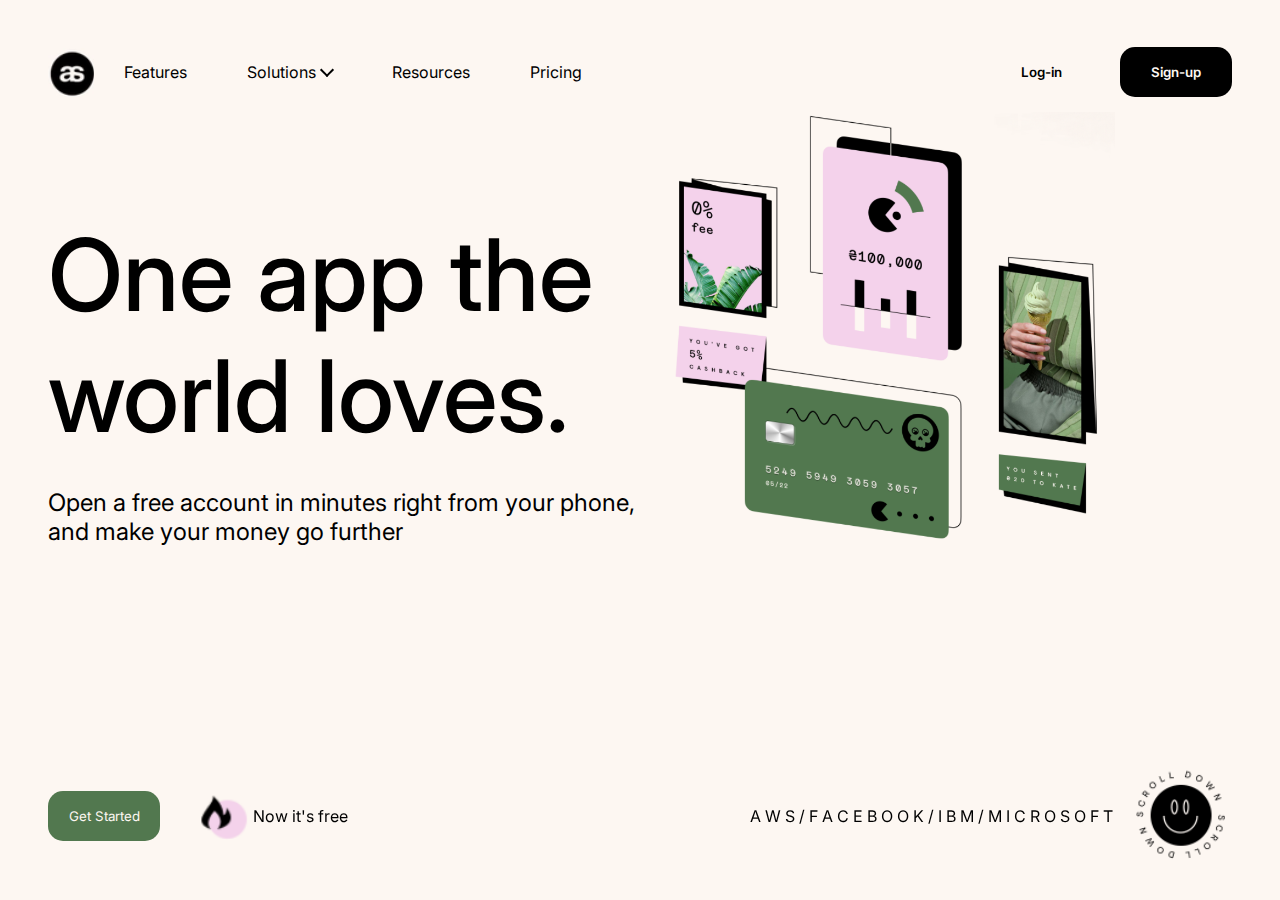
<file: index.html>
<!DOCTYPE html>
<html lang="en">
<head>
    <meta charset="UTF-8">
    <meta http-equiv="X-UA-Compatible" content="IE=edge">
    <meta name="viewport" content="width=device-width, initial-scale=1.0">
    <title>Simple Landing Page</title>
    <link rel="stylesheet" href="./style.css">
    <link rel="preconnect" href="https://fonts.googleapis.com">
    <link rel="preconnect" href="https://fonts.gstatic.com" crossorigin>
    <link href="https://fonts.googleapis.com/css2?family=Inter:wght@100;200;300;400;500;600;700;800;900&display=swap" rel="stylesheet">
</head>
<body>
    <header>
        <nav>
            <img src="assets/img/logo.png" alt="">
            <a class="nav-links" href="#">Features</a>

            <div id="hide-options">
                <div class="nav-links solutions" onclick="showSolutionsOptions()">
                    Solutions
                    <div id="arrow"></div>

                    <div id="solutions-options">
                        <p>Credit Card</p>
                        <p>How app works</p>
                        <p>Transactions</p>
                    </div>
                </div>  
            </div>
            <a class="nav-links" href="#">Resources</a>
            <a class="nav-links" href="#">Pricing</a>
        </nav>

        <div>
            <button id="login"><a href="#">Log-in</a></button>
            <button id="signup"><a href="#">Sign-up</a></button>
        </div>
    </header>

    <main>
        <section>
            <h1>One app the world loves.</h1>
            <p id="paragrafo-descriçao">Open a free account in minutes right from your phone, and make your money go further</p>
        </section>

        <section id="section-dois">
            <img id="imagem-principal" src="assets/img/imagem-section.png" alt="imagem principal app">
        </section>
    </main>

    <footer>
        <div id="footer-esquerda">
            <button id="get-started">
                <a href="#">Get Started</a>
            </button>

            <fieldset id="now-free">
                <img id="img-fire" src="./assets/img/fire.png" alt="fire">
                <a href="#">Now it's free</a>
            </fieldset>
        </div>

        <aside>
            <p>A W S  / F A C E B O O K / I B M / M I C R O S O F T </p>
            <img src="./assets/img/imagem-footer.png">
        </aside>
    </footer>

    <script src="./script.js">
    </script>
</body>
</html>
</file>
<file: style.css>
* {
    padding: 0;
    margin: 0;
    box-sizing: border-box;
    font-family: 'Inter', sans-serif;
    /* outline: 1px solid red; */
}

:root {
    --black:          #000000;
    --white:          #FDF7F2;  
    --primary-color:  #52784F;
    --secondary-color:#F4D2EB;
}

a {
    text-decoration: none;
}

body {
    background-color: var(--white);
    height: 100vh;
    padding: 2rem 3rem;
}

header {
    display: flex;
    flex-direction: row;
    align-items: center;
    justify-content: space-between;
}

nav {
    display: flex;
    align-items: center;
}

nav  .solutions {
    display: flex;
    align-items: center;
    justify-content: center;
}

#hide-options {
    
}

.solutions {
    display: flex;
}

#arrow {
    display: inline block;
    height: 10px;
    width: 10px;
    border: 2px solid var(--black);
    border-top: none;
    border-left: none;
    transform: rotate(45deg);
    margin-left: 6px;
    margin-bottom: 4px;
}

#solutions-options {
    display: none;
    background-color: var(--secondary-color);
    position: absolute;
    top:100px

}

#solutions-options p {
    cursor: pointer;
    border: 1px solid var(--black);
    border-left: none;
    border-right: none;
    margin-top: -1px;
    padding: 1rem;
}
.nav-links {
    padding: 30px;
    text-decoration: none;
    color: var(--black);
}

#login {
    text-decoration: none;
    height: 45px;   
    width: 150px;
    border: 0;
    background-color: var(--white);
}

#signup {
    border: 0;
    background-color: var(--black);
}

#signup:hover {
    background-color: var(--secondary-color)
}

#signup > a:hover {
    color: var(--black)
}
#signup > a {
    color: var(--white);
    font-weight: 600;
}

#login > a {
    color: var(--black);
    font-weight: 600;
}

button > a {
    text-decoration: none;
}

h1 {
    font-size: 100px;
    font-weight: 500;
    width: 37.5rem; 
    margin-bottom: 2rem;  
}

#paragrafo-descriçao{
    font-size: 1.5em;
    width: 600px;
}

button {
    border-radius: 15px;
    height: 50px;
    width: 112px;
    border: 0;
}

#get-started {
    background-color: var(--primary-color);
}

#get-started:hover {
    background-color: var(--secondary-color);
}

#get-started > a {
    color: var(--white);
}

#get-started > a:hover {
    color:var(--black);
}

#now-free {
    display: flex;
    align-items: center;
    justify-content: center;
    border-radius: 15px;
    height: 50px;
    width: 200px;
    border: 0;
}

#now-free > a{
    color: var(--black);
}

#now-free > img{
    margin-left: 27px;
}


#botoes-abaixo {
    display: flex;
    flex-direction: row;
    justify-content: flex-start;
    align-items: center;
}

main {
    display: flex;
    flex-direction: row;
    justify-content: space-between;
    align-items: end;
}

#imagem-principal{
    width: 80%;
}

footer {
    width: 100%;
    display: flex;
    flex-direction: row;
    justify-content: space-between;
    position: fixed;
    bottom: 0;
    padding-bottom: 2rem ;
}

#footer-esquerda {
    display: flex;
    flex-direction: row;
    align-items: center;
    justify-content: center;
}

aside {
    display: flex;
    flex-direction: row;
    align-items: center;
    margin-right: 95px;
}

aside > img {
    margin-left: 1rem;
}

#img-fire {
    height: 48px;
    border-radius: 50%;
}
</file>
